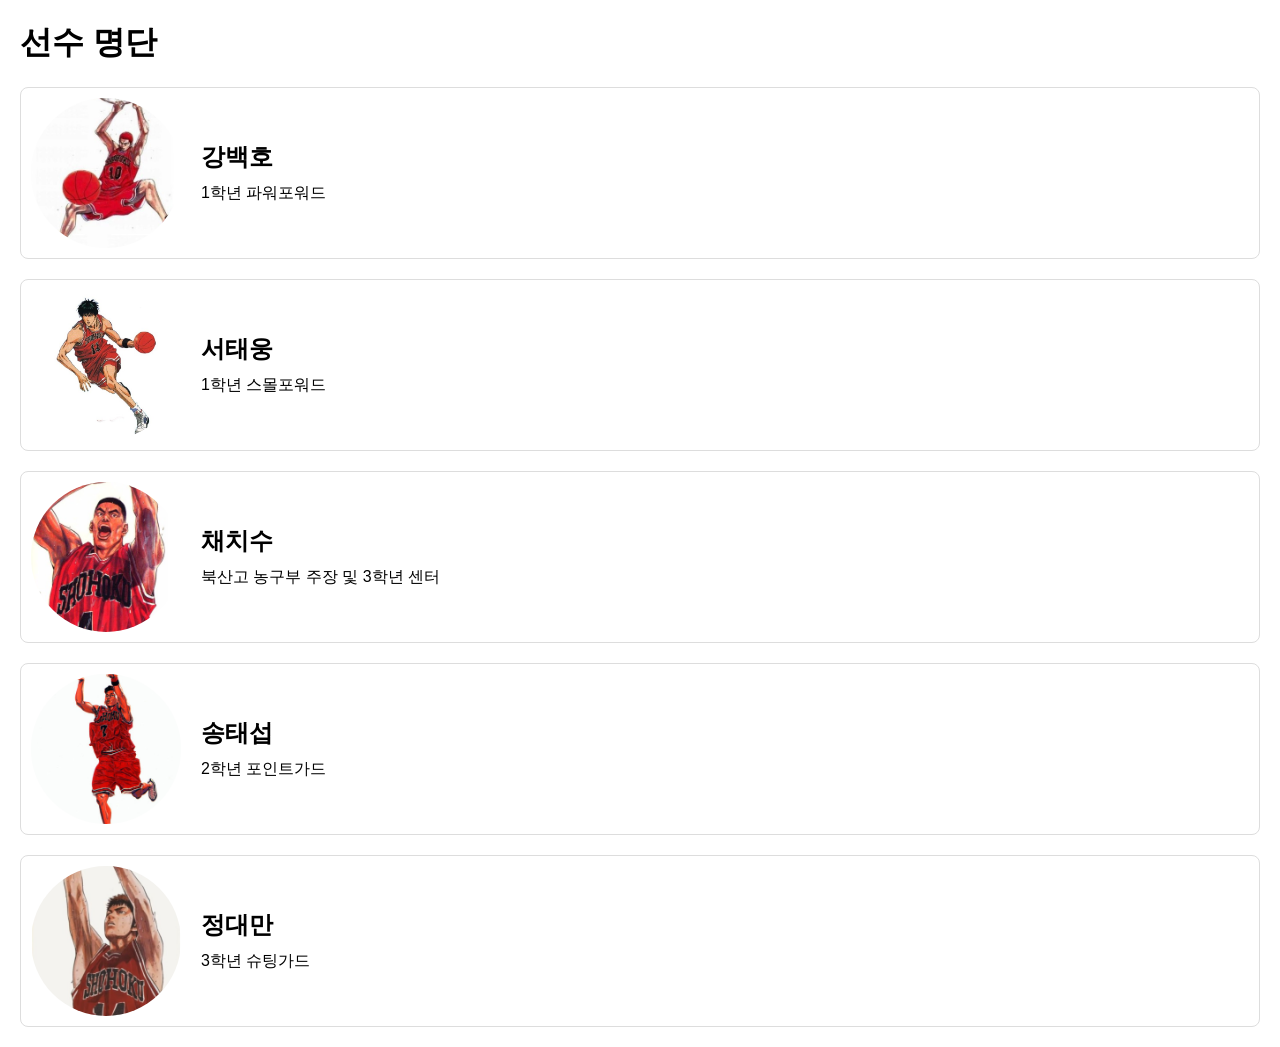
<file: player.html>
<!DOCTYPE html>
<html lang="ko">
<head>
    <meta charset="UTF-8">
    <meta name="viewport" content="width=device-width, initial-scale=1.0">
    <title>선수 명단</title>
    <style>
        body {
            font-family: Arial, sans-serif;
            margin: 20px;
        }
        .character {
            display: flex;
            align-items: center;
            margin-bottom: 20px;
            padding: 10px;
            border: 1px solid #ddd;
            border-radius: 8px;
        }
        .character img {
            border-radius: 50%;
            margin-right: 20px;
            width: 150px;
            height: 150px;
            object-fit: cover;
        }
        .character .info {
            max-width: 600px;
        }
        .character .info h2 {
            margin: 0 0 10px 0;
        }
        .character .info p {
            margin: 0;
        }
    </style>
</head>
<body>
    <h1>선수 명단</h1>

    <div class="character">
        <img src="./myImg/beakho.jpeg" alt="강백호">
        <div class="info">
            <h2>강백호</h2>
            <p>1학년 파워포워드</p>
        </div>
    </div>

    <div class="character">
        <img src="./myImg/taewoong.jpeg" alt="인물 2 사진">
        <div class="info">
            <h2>서태웅</h2>
            <p>1학년 스몰포워드</p>
        </div>
    </div>

    <div class="character">
        <img src="./myImg/chisu.jpeg" alt="인물 2 사진">
        <div class="info">
            <h2>채치수</h2>
            <p>북산고 농구부 주장 및 3학년 센터</p>
        </div>
    </div>

    <div class="character">
        <img src="./myImg/taesup.jpeg" alt="인물 2 사진">
        <div class="info">
            <h2>송태섭</h2>
            <p>2학년 포인트가드</p>
        </div>
    </div>

    <div class="character">
        <img src="./myImg/daeman.png" alt="인물 2 사진">
        <div class="info">
            <h2>정대만</h2>
            <p>3학년 슈팅가드</p>
        </div>
    </div>

    <!-- 추가적인 인물 소개를 여기에 작성할 수 있습니다 -->
</body>
</html>
</file>
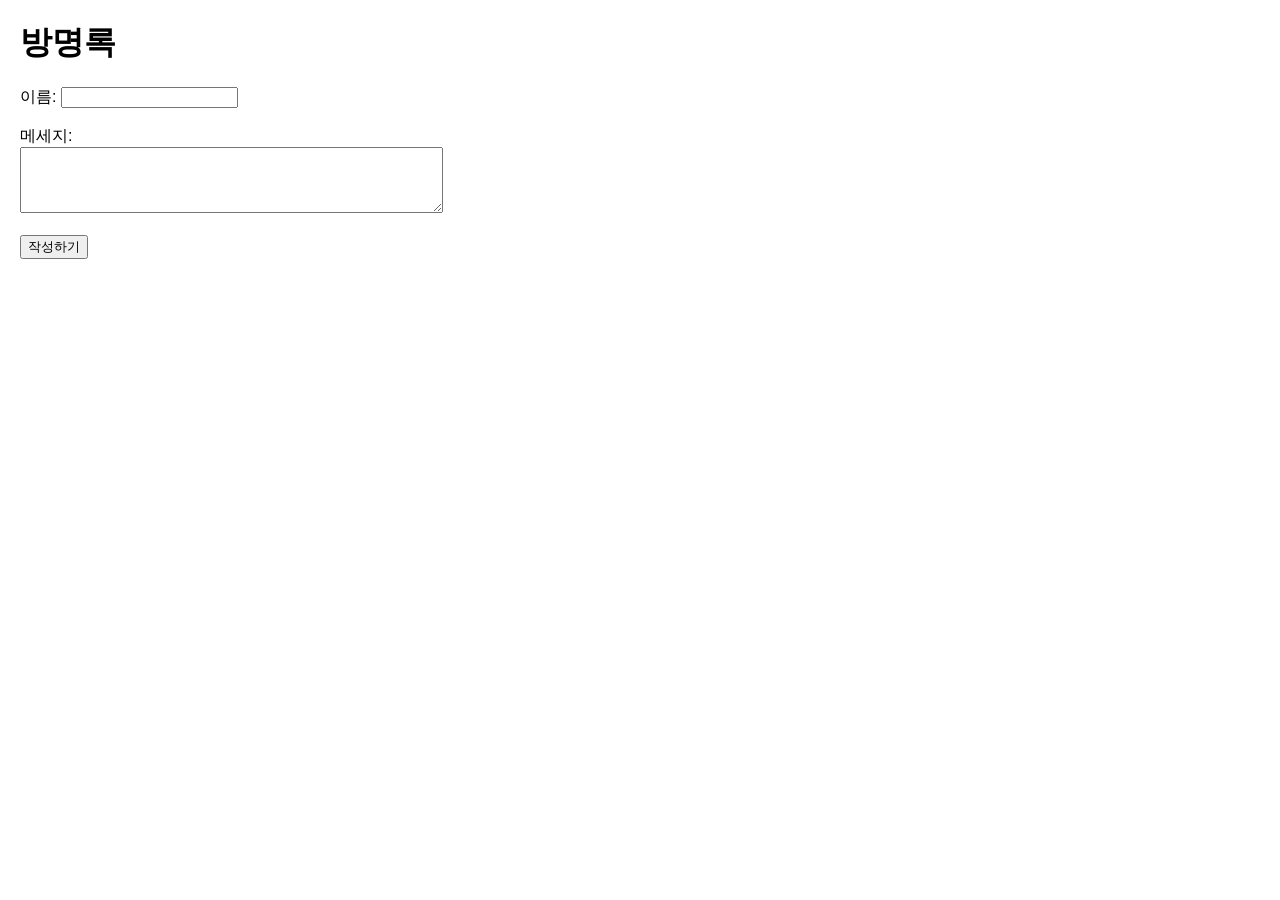
<file: visitor.html>
<!DOCTYPE html>
<html lang="ko">
<head>
    <meta charset="UTF-8">
    <meta name="viewport" content="width=device-width, initial-scale=1.0">
    <title>방명록</title>
    <style>
        body {
            font-family: Arial, sans-serif;
            margin: 20px;
        }
        form {
            margin-bottom: 20px;
        }
        .entry {
            border-bottom: 1px solid #ddd;
            padding: 10px 0;
        }
    </style>
</head>
<body>
    <h1>방명록</h1>
    <form id="guestbookForm">
        <label for="name">이름:</label>
        <input type="text" id="name" name="name" required><br><br>
        <label for="message">메세지:</label><br>
        <textarea id="message" name="message" rows="4" cols="50" required></textarea><br><br>
        <button type="submit">작성하기</button>
    </form>
    <div id="guestbookEntries">
        <!-- 방명록 항목이 여기에 추가됩니다 -->
    </div>

    <script>
        document.getElementById('guestbookForm').addEventListener('submit', function(event) {
            event.preventDefault();
            
            const name = document.getElementById('name').value;
            const message = document.getElementById('message').value;
            
            if (name && message) {
                const entryDiv = document.createElement('div');
                entryDiv.classList.add('entry');
                
                const nameElement = document.createElement('h3');
                nameElement.textContent = name;
                entryDiv.appendChild(nameElement);
                
                const messageElement = document.createElement('p');
                messageElement.textContent = message;
                entryDiv.appendChild(messageElement);
                
                document.getElementById('guestbookEntries').appendChild(entryDiv);
                
                // 폼 초기화
                document.getElementById('guestbookForm').reset();
            }
        });
    </script>
</body>
</html>
</file>
